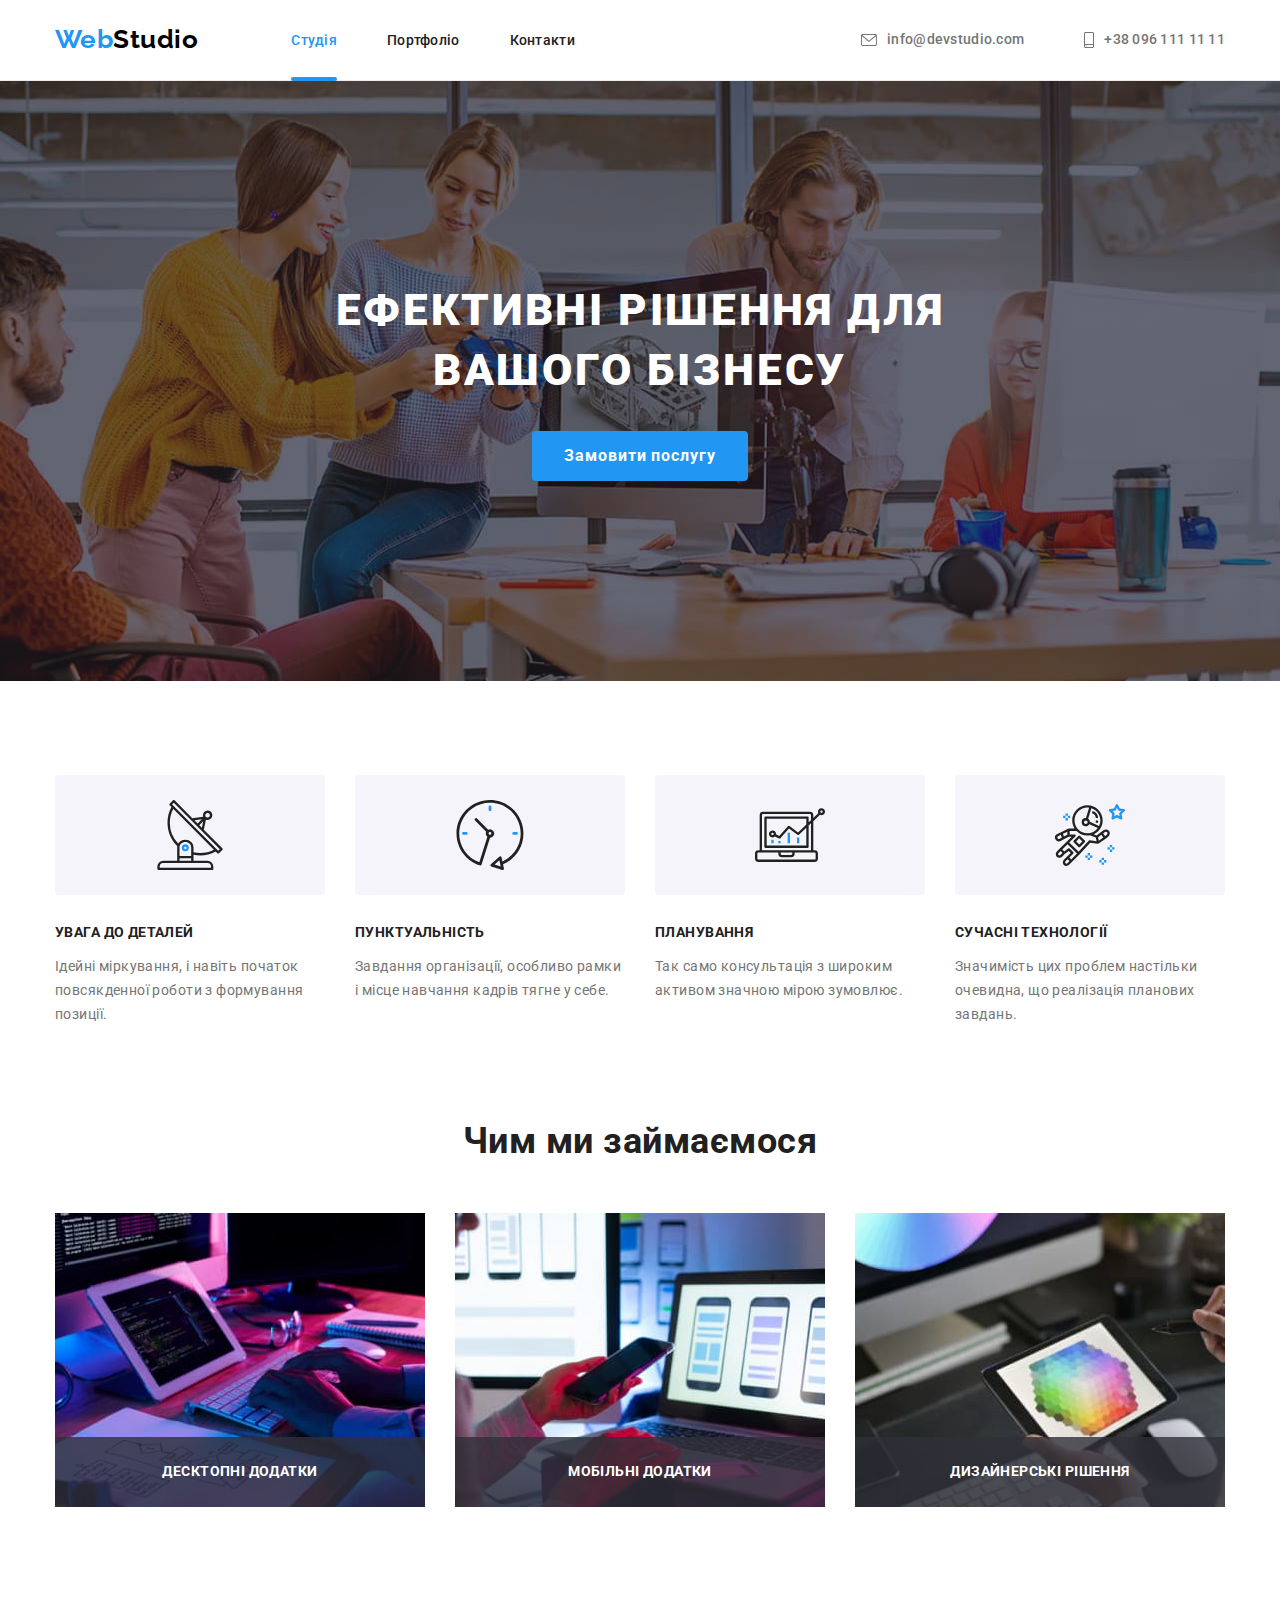
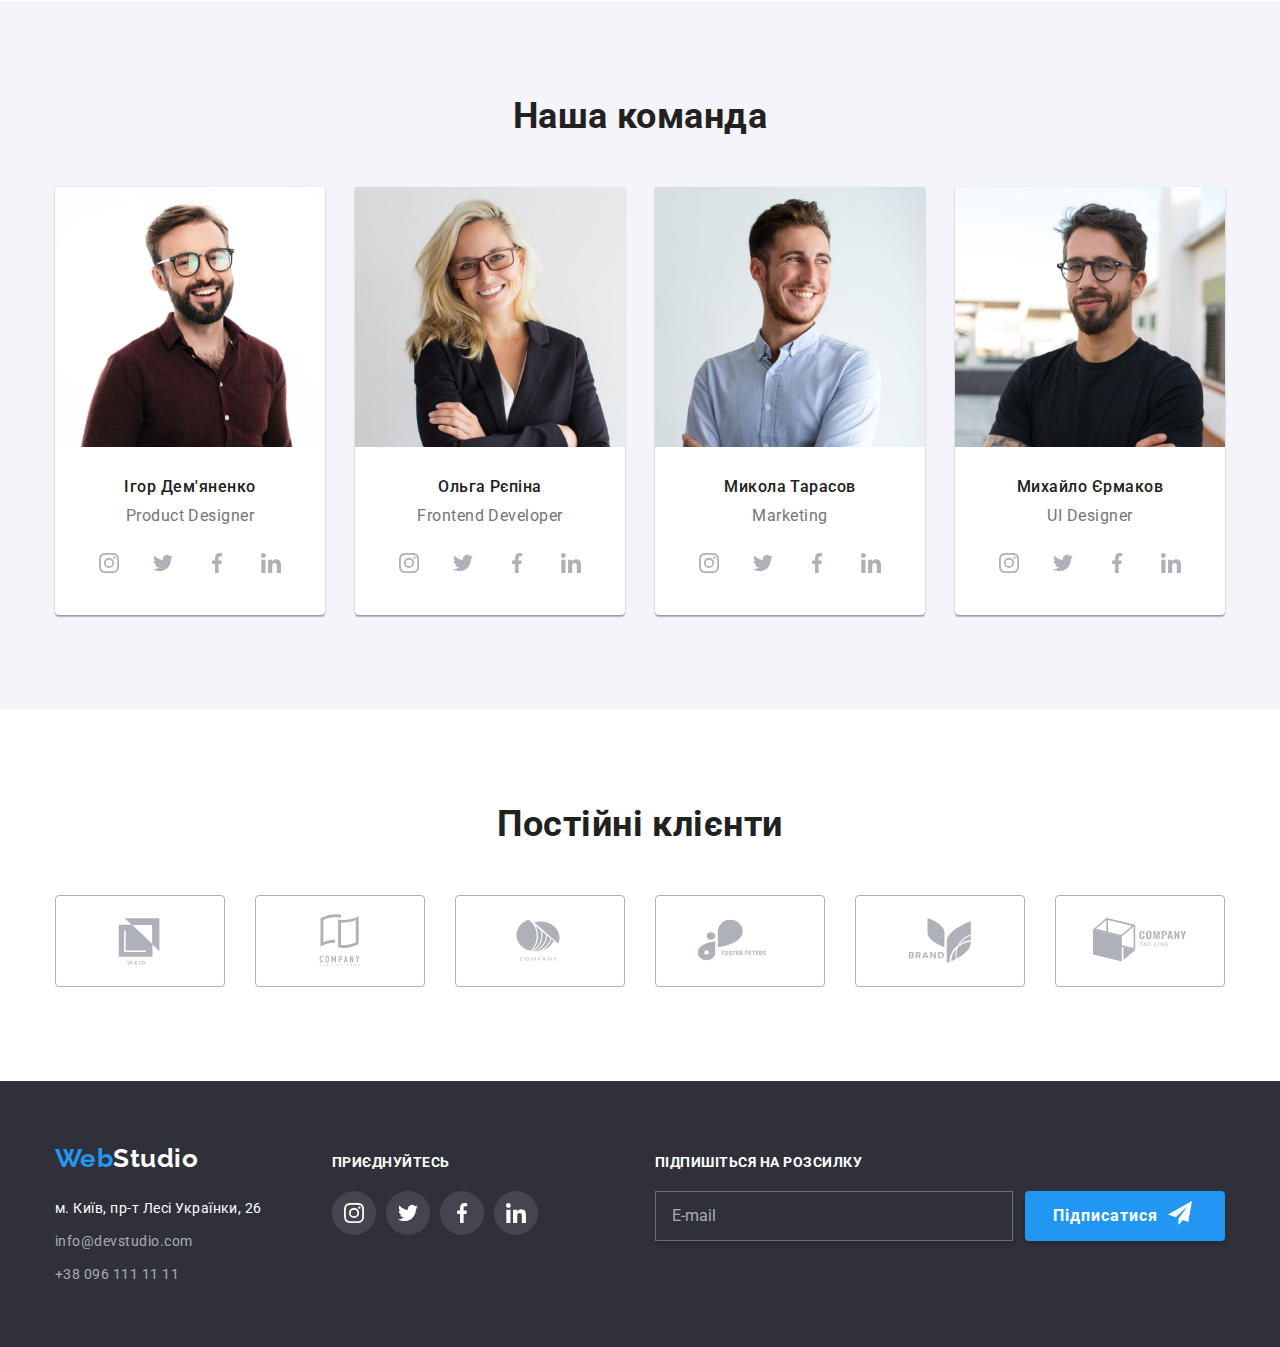
<file: index.html>
<!DOCTYPE html>
<html lang="uk">
  <head>
    <meta charset="UTF-8" />
    <meta http-equiv="X-UA-Compatible" content="IE=edge" />
    <meta name="viewport" content="width=device-width, initial-scale=1.0" />
    <title>Web Studio</title>
    <link rel="preconnect" href="https://fonts.googleapis.com" />
    <link rel="preconnect" href="https://fonts.gstatic.com" crossorigin />
    <link
      href="https://fonts.googleapis.com/css2?family=Raleway:wght@400;700&family=Roboto:wght@400;500;700;900&display=swap"
      rel="stylesheet"
    />
    <link
      rel="stylesheet"
      href="https://cdnjs.cloudflare.com/ajax/libs/modern-normalize/1.1.0/modern-normalize.min.css"
    />
    
    <link rel="stylesheet" href="./css/main.min.css" />
  </head>

  <body class="page">
    <!--Шапка сайту-->
    <header class="header">
      <div class="container header-nav">
        <nav class="navigation header__navigation">
          <!--Навігація на інші сторінки-->
          <a href="index.html" class="logo" lang="en">
            <span class="web">Web</span>Studio</a
          >

          <ul class="menu">
            <li class="menu__item"><a class="menu__link current" href="">Студія</a></li>
            <li class="menu__item">
              <a class="menu__link" href="./portfolio.html">Портфоліо</a>
            </li>
            <li class="menu__item"><a class="menu__link" href="">Контакти</a></li>
          </ul>
        </nav>
        <ul class="menu-auth">
          <li class="menu-auth__item">
            <a class="menu-auth__link" href="mailto:info@devstudio.com">
              <svg class="menu-auth__cont" width="16" height="12">
                <use href="./images/icons1.svg#icon-envelope-hover"></use></svg
              >info@devstudio.com</a
            >
          </li>
          <li class="menu-auth__item">
            <a class="menu-auth__link" href="tel:+380961111111">
              <svg class="menu-auth__cont" width="10" height="16">
                <use href="./images/icons1.svg#icon-smartphone"></use></svg
              >+38 096 111 11 11</a
            >
          </li>
        </ul>
        <button type="button" class="menu-open" data-menu-open>
        <svg class="menu-open__cont" width="24" height="16">
          <use href="./images/icons1.svg#icon-menu_24px"></use>
        </svg>
        </button>
      </div>
      
      <div class="mob-menu is-hidden" data-menu>
       <div class="container mob"> 
        <div class="mob-menu-top">
        <button type="button" class="mob-menu__btn" data-menu-close>
          <svg class="mob-menu__cont" width="18.67" height="18.67">
            <use href="./images/icons1.svg#icon-close_24px"></use>
          </svg>
        </button>
        <ul class="menu-list">
            <li class="menu-list__item"><a class="menu-list__link current" href="">Студія</a></li>
            <li class="menu-list__item">
              <a class="menu-list__link" href="./portfolio.html">Портфоліо</a>
            </li>
            <li class="menu-list__item"><a class="menu-list__link" href="">Контакти</a></li>
          </ul>
        </div>
        <div class="mob-menu-bottom">
        <ul class="mob-auth">
          <li class="mob-auth__item"><a class="mob-auth__link" href="tel:+380961111111">
            +38 096 111 11 11</a
            >
          </li>
          <li class="mob-auth__item">
            <a class="mob-auth-mail__link" href="mailto:info@devstudio.com">
              info@devstudio.com</a
            >
          </li>
        </ul>
        <ul class="mob-soc">
          <li class="mob-soc__item">
            <a class="mob-soc__link" 
            href=""
            target="blank"
            rel="noopener noreferrer"
            >Instagram</a>
          </li>
          <li class="mob-soc__item">
            <a class="mob-soc__link" 
            href=""
            target="blank"
            rel="noopener noreferrer"
            >Twitter</a>
          </li>
          <li class="mob-soc__item">
            <a class="mob-soc__link" 
            href=""
            target="blank"
            rel="noopener noreferrer"
            >Facebook</a>
          </li>
          <li class="mob-soc__item">
            <a class="mob-soc__link" 
            href=""
            target="blank"
            rel="noopener noreferrer"
            >LinkedIn</a>
          </li>
        </ul>
        </div>
        </div>
      </div>
    </header> 

    <main>
      <!--Герой-->
      <section class="section hero">
        <div class="container">
          <h1 class="hero__title">Ефективні рішення для вашого бізнесу</h1>
          <button type="button" class="button" data-modal-open>
            Замовити послугу
          </button>
          <div class="backdrop is-hidden" data-modal>
            <div class="modal">
              <button class="modal__btn-close" data-modal-close>
                <svg class="modal__icon-close" width="11" height="11">
                  <use href="./images/icons1.svg#icon-Vector"></use>
                </svg>
              </button>
              <p class="modal__title">Залиште свої дані, ми вам передзвонимо</p>
              <form class="modal__form">
              
              <label for="name" class="modal__label">Ім'я</label>
              <div class="modal__field"">
              <input type="text" name="name" id="name" class="modal__input" required/>
              <svg class="modal__icon" width="18" height="18">
                <use href="./images/icons1.svg#icon-person-black-18dp-1"></use>
              </svg>
              </div> 
              
              <label class="modal__label" for="tel">Телефон</label>
              <div class="modal__field">
              <input type="tel" name="tel" id="tel" class="modal__input" placeholder="" required/>
              <svg class="modal__icon" width="18" height="18">
                <use href="./images/icons1.svg#icon-phone-black-18dp-1"></use>
              </svg>
              </div>
                            
              <label class="modal__label" for="email">Пошта</label>
              <div class="modal__field">
              <input type="email" name="email" id="email" class="modal__input" placeholder="" required/>
              <svg class="modal__icon" width="18" height="18">
                <use href="./images/icons1.svg#icon-email-black-18dp-1"></use>
              </svg>
              </div>
              
              <div class="modal__field">
              <label for="comment" class="modal__label">Коментар</label>
              <textarea name="comment" class="modal__textarea" id="comment" placeholder="Введіть текст"></textarea>
              </div>
              
              <div class="modal__checkbox">
                <input type="checkbox" name="policy" value="" id="policy" class="modal__checkbox-input"/>
                <label class="modal__checkbox-label" for="policy" >
                  <span>
                  <svg class="modal__checkbox-icon" width="16" height="15">
                    <use href="./images/icons1.svg#icon-check-3"></use>
                  </svg>
                  </span> 
                  <div class="modal__checkbox-text">
                  Погоджуюся з розсилкою та приймаю &nbsp;                  
                  <a class="modal__checkbox-label-dec" href="#">Умови договору</a>
                  </div>
                </label>
              </div>
              <button class="button send" type="submit">Відправити</button>
              </form>
            </div>
          </div>
        </div>
      </section>

      <!--Переваги-->

      <section class="section privilege">
        <div class="container">
          <h2 class="visually-hidden">Наші переваги</h2>
          <ul class="privilege__list">
            <li class="privilege__item">
              <div class="privilege__icon">
                <svg class="privilege__svg" width="70" height="70">
                  <use href="./images/icons1.svg#icon-antenna"></use>
                </svg>
              </div>
              <h3 class="privilege__title">УВАГА ДО ДЕТАЛЕЙ</h3>
              <p class="privilege__text">
                Ідейні міркування, і навіть початок повсякденної роботи з
                формування позиції.
              </p>
            </li>
            <li class="privilege__item">
              <div class="privilege__icon">
                <svg class="privilege__svg" width="70" height="70">
                  <use href="./images/icons1.svg#icon-clock"></use>
                </svg>
              </div>
              <h3 class="privilege__title">ПУНКТУАЛЬНІСТЬ</h3>
              <p class="privilege__text">
                Завдання організації, особливо рамки і місце навчання кадрів
                тягне у себе.
              </p>
            </li>
            <li class="privilege__item">
              <div class="privilege__icon">
                <svg class="privilege__svg" width="70" height="70">
                  <use href="./images/icons1.svg#icon-diagram"></use>
                </svg>
              </div>
              <h3 class="privilege__title">ПЛАНУВАННЯ</h3>
              <p class="privilege__text">
                Так само консультація з широким активом значною мірою зумовлює.
              </p>
            </li>
            <li class="privilege__item">
              <div class="privilege__icon">
                <svg class="privilege__svg" width="70" height="70">
                  <use href="./images/icons1.svg#icon-astronaut"></use>
                </svg>
              </div>
              <h3 class="privilege__title">СУЧАСНІ ТЕХНОЛОГІЇ</h3>
              <p class="privilege__text">
                Значимість цих проблем настільки очевидна, що реалізація
                планових завдань.
              </p>
            </li>
          </ul>
        </div>
      </section>

      <!--Чим займаємось-->
      <section class="section description">
        <div class="container">
          <h2 class="section-title">Чим ми займаємося</h2>
          <ul class="description__box">
            <li class="description__element">
              <div class="description__pic">
                <img
                  srcset="./images/box1.jpg 1x, ./images/box1_2x.jpg 2x"
                  src="./images/box1.jpg"
                  alt="Людина працює на клавіатурі"
                  width="370"
                  height="294"
                />
                <p class="description__text">Десктопні додатки</p>
              </div>
            </li>
            <li class="description__element">
              <div class="description__pic">
                <img
                  srcset="./images/box2.jpg 1x, ./images/box2_2x.jpg 2x"
                  src="./images/box2.jpg"
                  alt="Людина тестує додаток для мобільного толефону"
                  width="370"
                  height="294"
                />
                <p class="description__text">Мобільні додатки</p>
              </div>
            </li>
            <li class="description__element">
              <div class="description__pic">
                <img
                  srcset="./images/box3.jpg 1x, ./images/box3_2x.jpg 2x"
                  src="./images/box3.jpg"
                  alt="Людина працює на планшеті"
                  width="370"
                  height="294"
                />
                <p class="description__text">Дизайнерські рішення</p>
              </div>
            </li>
          </ul>
        </div>
      </section>

      <!--Наша команда-->

      <section class="section workers">
        <div class="container">
          <h2 class="section-title">Наша команда</h2>
          <ul class="workers__box">
            <li class="workers__photo">
              <picture>
                <source srcset="./images/photo1.jpg 1x, ./images/photo1_2x.jpg 2x" media="(min-width: 1200px)">
                <source srcset="./images/photo1_tab_1x.jpg 1x, ./images/photo1_tab_2x.jpg 2x" media="(min-width: 768px)">
                <source srcset="./images/photo1_mob_1x.jpg 1x, ./images/photo1_mob_2x.jpg 2x" media="(max-width: 767px)">
              <img
              srcset="./images/photo1_mob_1x.jpg 1x, ./images/photo1_mob_2x.jpg 2x"
                src="./images/photo1_mob_1x.jpg"
                alt="Чоловік в окулярах посміхається"
                width="450"
                
              />
              </picture>
              <div class="workers__desk">
                <h3 class="workers__title">Ігор Дем'яненко</h3>
                <p class="workers__text" lang="en">Product Designer</p>
                <ul class="workers__soc-list">
                  <li class="workers__soc-item">
                    <a class="workers__soc-link" href="#">
                      <svg class="workers__item-link" width="20" height="20">
                        <use href="./images/icons1.svg#icon-instagram"></use>
                      </svg>
                    </a>
                  </li>
                  <li class="workers__soc-item">
                    <a class="workers__soc-link" href="">
                      <svg class="workers__item-link" width="20" height="20">
                        <use href="./images/icons1.svg#icon-twitter"></use>
                      </svg>
                    </a>
                  </li>
                  <li class="workers__soc-item">
                    <a class="workers__soc-link" href="">
                      <svg class="workers__item-link" width="20" height="20">
                        <use href="./images/icons1.svg#icon-facebook"></use>
                      </svg>
                    </a>
                  </li>
                  <li class="workers__soc-item">
                    <a class="workers__soc-link" href="">
                      <svg class="workers__item-link" width="20" height="20">
                        <use href="./images/icons1.svg#icon-linkedin"></use>
                      </svg>
                    </a>
                  </li>
                </ul>
              </div>
            </li>
            <li class="workers__photo">
              <picture>
                <source srcset="./images/photo2.jpg 1x, ./images/photo2_2x.jpg 2x" media="(min-width: 1200px)">
                <source srcset="./images/photo2_tab_1x.jpg 1x, ./images/photo2_tab_2x.jpg 2x" media="(min-width: 768px)">
                <source srcset="./images/photo2_mob_1x.jpg 1x, ./images/photo2_mob_2x.jpg 2x" media="(max-width: 767px)">
              <img
              srcset="./images/photo2_mob_1x.jpg 1x, ./images/photo2_mob_2x.jpg 2x"
                src="./images/photo2_mob_1x.jpg"
                alt="Жінка в окулярах посміхаеться"
                width="450"
                
              />
              </picture>
              <div class="workers__desk">
                <h3 class="workers__title">Ольга Рєпіна</h3>
                <p class="workers__text" lang="en">Frontend Developer</p>
                <ul class="workers__soc-list">
                  <li class="workers__soc-item">
                    <a class="workers__soc-link" href="#">
                      <svg class="workers__item-link" width="20" height="20">
                        <use href="./images/icons1.svg#icon-instagram"></use>
                      </svg>
                    </a>
                  </li>
                  <li class="workers__soc-item">
                    <a class="workers__soc-link" href="">
                      <svg class="workers__item-link" width="20" height="20">
                        <use href="./images/icons1.svg#icon-twitter"></use>
                      </svg>
                    </a>
                  </li>
                  <li class="workers__soc-item">
                    <a class="workers__soc-link" href="">
                      <svg class="workers__item-link" width="20" height="20">
                        <use href="./images/icons1.svg#icon-facebook"></use>
                      </svg>
                    </a>
                  </li>
                  <li class="workers__soc-item">
                    <a class="workers__soc-link" href="">
                      <svg class="workers__item-link" width="20" height="20">
                        <use href="./images/icons1.svg#icon-linkedin"></use>
                      </svg>
                    </a>
                  </li>
                </ul>
              </div>
            </li>

            <li class="workers__photo">
              <picture>
                <source srcset="./images/photo3.jpg 1x, ./images/photo3_2x.jpg 2x" media="(min-width: 1200px)">
                <source srcset="./images/photo3_tab_1x.jpg 1x, ./images/photo3_tab_2x.jpg 2x" media="(min-width: 768px)">
                <source srcset="./images/photo3_mob_1x.jpg 1x, ./images/photo3_mob_2x.jpg 2x" media="(max-width: 767px)">              
              <img
              srcset="./images/photo3_mob_1x.jpg.jpg 1x, ./images/photo3_mob_2x.jpg 2x"
                src="./images/photo3_mob_1x.jpg"
                alt="Чоловік посміхається"
                width="450"
                
              />
              </picture>
              <div class="workers__desk">
                <h3 class="workers__title">Микола Тарасов</h3>
                <p class="workers__text" lang="en">Marketing</p>
                <ul class="workers__soc-list">
                  <li class="workers__soc-item">
                    <a class="workers__soc-link" href="#">
                      <svg class="workers__item-link" width="20" height="20">
                        <use href="./images/icons1.svg#icon-instagram"></use>
                      </svg>
                    </a>
                  </li>
                  <li class="workers__soc-item">
                    <a class="workers__soc-link" href="">
                      <svg class="workers__item-link" width="20" height="20">
                        <use href="./images/icons1.svg#icon-twitter"></use>
                      </svg>
                    </a>
                  </li>
                  <li class="workers__soc-item">
                    <a class="workers__soc-link" href="">
                      <svg class="workers__item-link" width="20" height="20">
                        <use href="./images/icons1.svg#icon-facebook"></use>
                      </svg>
                    </a>
                  </li>
                  <li class="workers__soc-item">
                    <a class="workers__soc-link" href="">
                      <svg class="workers__item-link" width="20" height="20">
                        <use href="./images/icons1.svg#icon-linkedin"></use>
                      </svg>
                    </a>
                  </li>
                </ul>
              </div>
            </li>
            <li class="workers__photo">
              <picture>
                <source srcset="./images/photo4.jpg 1x, ./images/photo4_2x.jpg 2x" media="(min-width: 1200px)">
                <source srcset="./images/photo4_tab_1x.jpg 1x, ./images/photo4_tab_2x.jpg 2x" media="(min-width: 768px)">
                <source srcset="./images/photo4_mob_1x.jpg 1x, ./images/photo4_mob_2x.jpg 2x" media="(max-width: 767px)">
              <img
              srcset="./images/photo4_mob_1x.jpg 1x, ./images/photo4_mob_2x.jpg 2x"
                src="./images/photo4_mob_1x.jpg"
                alt="Чоловік в окулярах посміхається"
                width="450"
               
              />
              </picture>
              <div class="workers__desk">
                <h3 class="workers__title">Михайло Єрмаков</h3>
                <p class="workers__text" lang="en">UI Designer</p>
                <ul class="workers__soc-list">
                  <li class="workers__soc-item">
                    <a class="workers__soc-link" href="#">
                      <svg class="workers__item-link" width="20" height="20">
                        <use href="./images/icons1.svg#icon-instagram"></use>
                      </svg>
                    </a>
                  </li>
                  <li class="workers__soc-item">
                    <a class="workers__soc-link" href="">
                      <svg class="workers__item-link" width="20" height="20">
                        <use href="./images/icons1.svg#icon-twitter"></use>
                      </svg>
                    </a>
                  </li>
                  <li class="workers__soc-item">
                    <a class="workers__soc-link" href="">
                      <svg class="workers__item-link" width="20" height="20">
                        <use href="./images/icons1.svg#icon-facebook"></use>
                      </svg>
                    </a>
                  </li>
                  <li class="workers__soc-item">
                    <a class="workers__soc-link" href="">
                      <svg class="workers__item-link" width="20" height="20">
                        <use href="./images/icons1.svg#icon-linkedin"></use>
                      </svg>
                    </a>
                  </li>
                </ul>
              </div>
            </li>
          </ul>
        </div>
      </section> 
      <!-- Постійні клієнти -->
      <section class="section">
        <div class="container clients">
          <h2 class="section-title">Постійні клієнти</h2>
          <ul class="clients__box">
            <li class="clients__list">
              <a class="clients__link" href="#">
                <svg class="clients__item" width="106" height="60">
                  <use href="./images/icons1.svg#icon-Logo"></use>
                </svg>
              </a>
            </li>
            <li class="clients__list">
              <a class="clients__link" href="#">
                <svg class="clients__item" width="106" height="60">
                  <use href="./images/icons1.svg#icon-Logo-1"></use>
                </svg>
              </a>
            </li>
            <li class="clients__list">
              <a class="clients__link" href="#">
                <svg class="clients__item" width="106" height="60">
                  <use href="./images/icons1.svg#icon-Logo-2"></use>
                </svg>
              </a>
            </li>
            <li class="clients__list">
              <a class="clients__link" href="#">
                <svg class="clients__item" width="106" height="60">
                  <use href="./images/icons1.svg#icon-Logo-3"></use>
                </svg>
              </a>
            </li>
            <li class="clients__list">
              <a class="clients__link" href="#">
                <svg class="clients__item" width="106" height="60">
                  <use href="./images/icons1.svg#icon-Logo-4"></use>
                </svg>
              </a>
            </li>
            <li class="clients__list">
              <a class="clients__link" href="#">
                <svg class="clients__item" width="106" height="60">
                  <use href="./images/icons1.svg#icon-Logo-5"></use>
                </svg>
              </a>
            </li>
          </ul>
        </div>
      </section>
    </main>

    <!--Підвал сторінки-->
    <footer class="footers">
      <div class="container footer">
        <div class="footer__box">
          <p class="footer__logo">
            <a href="index.html" class="logo" lang="en"
              ><span class="web">Web</span><span class="studio">Studio</span></a
            >
          </p>
          <address class="footer__address">
            <ul class="footer__contact">
              <li class="footer__contact-item">
                <p class="footer__contact-desc">м. Київ, пр-т Лесі Українки, 26</p>
              </li>
              <li class="footer__contact-item">
                <a class="footer__contact-link" href="mailto:info@devstudio.com"
                  >info@devstudio.com</a
                >
              </li>
              <li class="footer__contact-item">
                <a class="footer__contact-link" href="tel:+380961111111">+38 096 111 11 11</a>
              </li>
            </ul>
          </address>
        </div>
        <div class="footer__social">
          <span class="footer__title">ПРИЄДНУЙТЕСЬ</span>
          <ul class="footer__soc-list">
            <li class="footer__soc-item">
              <a class="footer__soc-link" href="#">
                <svg class="footer__item-link" width="20" height="20">
                  <use href="./images/icons1.svg#icon-instagram"></use>
                </svg>
              </a>
            </li>
            <li class="footer__soc-item">
              <a class="footer__soc-link" href="#">
                <svg class="footer__item-link" width="20" height="20">
                  <use href="./images/icons1.svg#icon-twitter"></use>
                </svg>
              </a>
            </li>
            <li class="footer__soc-item">
              <a class="footer__soc-link" href="#">
                <svg class="footer__item-link" width="20" height="20">
                  <use href="./images/icons1.svg#icon-facebook"></use>
                </svg>
              </a>
            </li>
            <li class="footer__soc-item">
              <a class="footer__soc-link" href="#">
                <svg class="footer__item-link" width="20" height="20">
                  <use href="./images/icons1.svg#icon-linkedin"></use>
                </svg>
              </a>
            </li>            
          </ul>
        </div>
        <div class="footer__sign">
          <span class="footer__title">Підпишіться на розсилку</span>
          <form>
            <div class="footer__form">
            <input type="mail" name="mail" class="footer__form-input" placeholder="E-mail"/>
            <button class="button-sign" type="submit" >Підписатися
              <svg class="footer__form-icon" width="24" height="24">
                <use href="./images/icons1.svg#icon-icon-send"></use>
              </svg>
            </button>
            </div>
          </form>          
        </div>
      </div>
    </footer>
    <script src="./js/menu.js"></script>
    <script src="./js/modal.js"></script>
  </body>
</html>
</file>
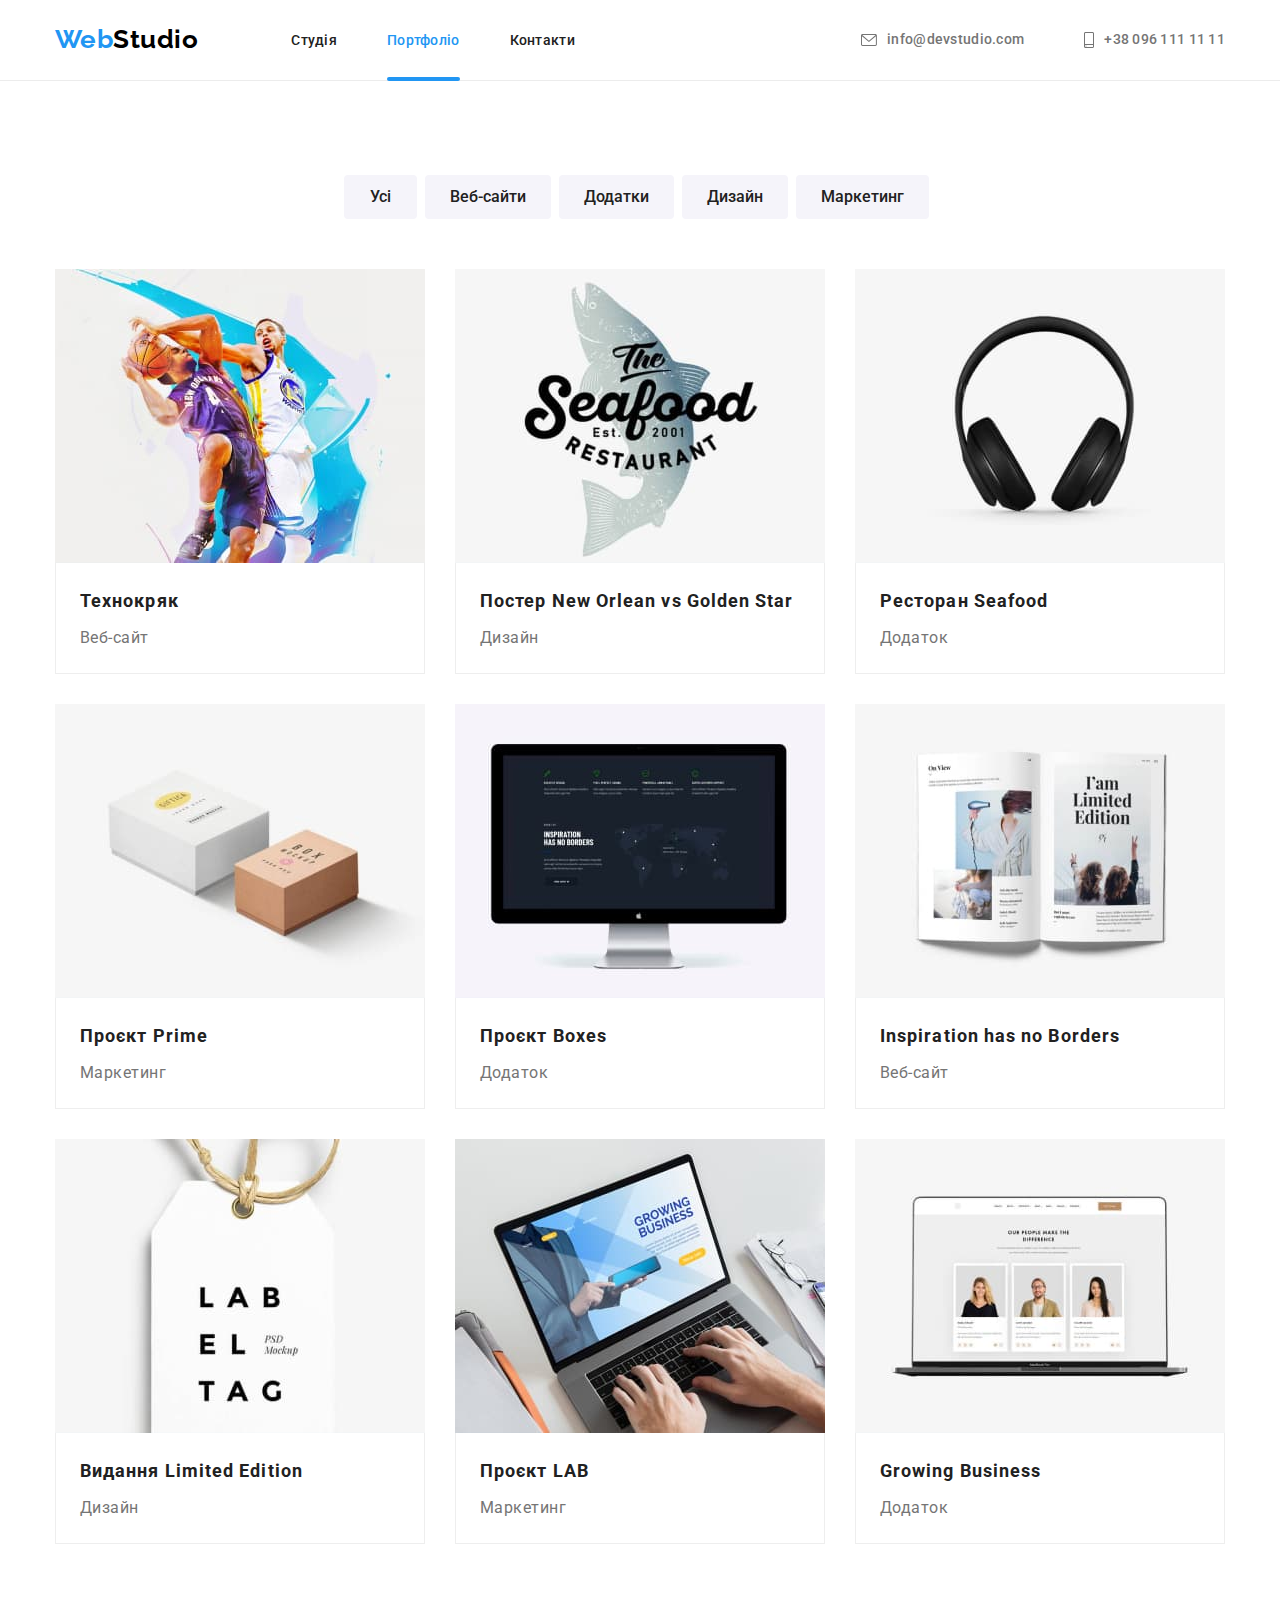
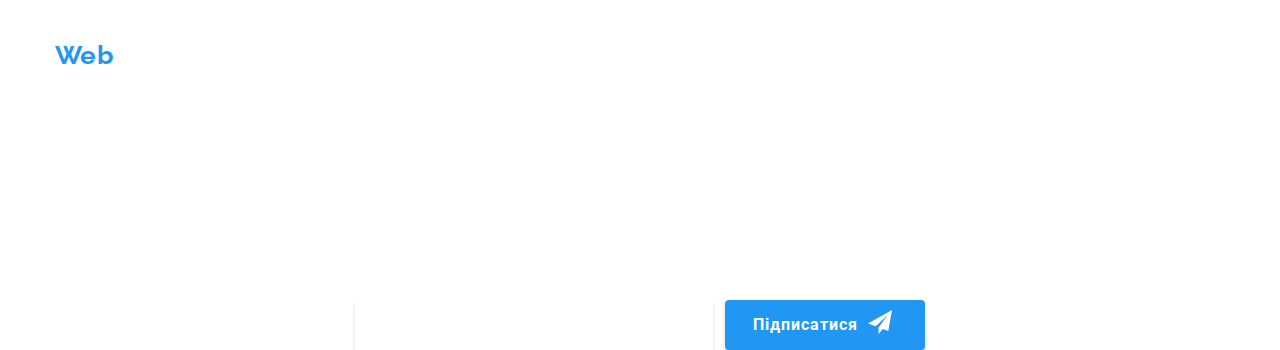
<file: portfolio.html>
<!DOCTYPE html>
<html lang="uk">
  <head>
    <meta charset="UTF-8" />
    <meta http-equiv="X-UA-Compatible" content="IE=edge" />
    <meta name="viewport" content="width=device-width, initial-scale=1.0" />
    <title>portfolio</title>
    <link rel="preconnect" href="https://fonts.googleapis.com" />
    <link rel="preconnect" href="https://fonts.gstatic.com" crossorigin />
    <link
      href="https://fonts.googleapis.com/css2?family=Raleway:wght@400;700&family=Roboto:wght@400;500;700;900&display=swap"
      rel="stylesheet"
    />
    <link
      rel="stylesheet"
      href="https://cdnjs.cloudflare.com/ajax/libs/modern-normalize/1.1.0/modern-normalize.min.css"
    />
    
    <link rel="stylesheet" href="./css/main.min.css" />
  </head>
  <body class="page">
    <!--Шапка сайту-->
    <header class="header">
      <div class="container header-nav">
        <nav class="navigation header__navigation">
          <!--Навігація на інші сторінки-->
          <a href="index.html" class="logo" lang="en">
            <span class="web">Web</span>Studio</a
          >

          <ul class="menu">
            <li class="menu__item"><a class="menu__link" href="./index.html">Студія</a></li>
            <li class="menu__item">
              <a class="menu__link current" href="./portfolio.html">Портфоліо</a>
            </li>
            <li class="menu__item"><a class="menu__link" href="">Контакти</a></li>
          </ul>
        </nav>
        <ul class="menu-auth">
          <li class="menu-auth__item">
            <a class="menu-auth__link" href="mailto:info@devstudio.com">
              <svg class="menu-auth__cont" width="16" height="12">
                <use href="./images/icons1.svg#icon-envelope-hover"></use></svg
              >info@devstudio.com</a
            >
          </li>
          <li class="menu-auth__item">
            <a class="menu-auth__link" href="tel:+380961111111">
              <svg class="menu-auth__cont" width="10" height="16">
                <use href="./images/icons1.svg#icon-smartphone"></use></svg
              >+38 096 111 11 11</a
            >
          </li>
        </ul>
      </div>
    </header>

    <main>
      <!--Герой-->
      <section class="section">
        <div class="container main-button">
          <h1 class="visually-hidden">Портфоліо</h1>
          <ul class="buttons">
            <li class="buttons__element">
              <button class="buttons__secondary" type="button">Усі</button>
            </li>
            <li class="buttons__element">
              <button class="buttons__secondary" type="button">Веб-сайти</button>
            </li>
            <li class="buttons__element">
              <button class="buttons__secondary" type="button">Додатки</button>
            </li>
            <li class="buttons__element">
              <button class="buttons__secondary" type="button">Дизайн</button>
            </li>
            <li class="buttons__element">
              <button class="buttons__secondary" type="button">Маркетинг</button>
            </li>
          </ul>
          <ul class="features">
            <li class="features__flex-element">
              <a class="feature__element">
                <div class="feature__overlay">
                  <img
                    src="./images/box4.jpg"
                    alt="Ноутбук із зображенням сайту"
                    width="370"
                    height="294"
                  />
                  <p class="feature__move-text">
                    Ресурс пропонує комплексні пропозиції з різним рівнем
                    функціоналу та сервісів. Все це дозволить відвідувачу
                    отримати вичерпні відомості про компанію чи приватну особу.
                  </p>
                </div>
                <div class="feature__content">
                  <h2 class="feature__subject">Технокряк</h2>
                  <p class="feature">Веб-сайт</p>
                </div>
              </a>
            </li>
            <li class="features__flex-element">
              <a class="feature__element">
                <div class="feature__overlay">
                  <img
                    src="./images/box5.jpg"
                    alt="Два баскетболісти з м'ячем"
                    width="370"
                    height="294"
                  />
                  <p class="feature__move-text">
                    Ресурс пропонує комплексні пропозиції з різним рівнем
                    функціоналу та сервісів. Все це дозволить відвідувачу
                    отримати вичерпні відомості про компанію чи приватну особу.
                  </p>
                </div>
                <div class="feature__content">
                  <h2 class="feature__subject">
                    Постер New Orlean vs Golden Star
                  </h2>
                  <p class="feature">Дизайн</p>
                </div>
              </a>
            </li>
            <li class="features__flex-element">
              <a class="feature__element">
                <div class="feature__overlay">
                  <img
                    src="./images/box6.jpg"
                    alt="Логотип ресторану морепродуктів"
                    width="370"
                    height="294"
                  />
                  <p class="feature__move-text">
                    Ресурс пропонує комплексні пропозиції з різним рівнем
                    функціоналу та сервісів. Все це дозволить відвідувачу
                    отримати вичерпні відомості про компанію чи приватну особу.
                  </p>
                </div>
                <div class="feature__content">
                  <h2 class="feature__subject">Ресторан Seafood</h2>
                  <p class="feature">Додаток</p>
                </div>
              </a>
            </li>
            <li class="features__flex-element">
              <a class="feature__element">
                <div class="feature__overlay">
                  <img
                    src="./images/box7.jpg"
                    alt="Чорні навушники"
                    width="370"
                    height="294"
                  />
                  <p class="feature__move-text">
                    Ресурс пропонує комплексні пропозиції з різним рівнем
                    функціоналу та сервісів. Все це дозволить відвідувачу
                    отримати вичерпні відомості про компанію чи приватну особу.
                  </p>
                </div>
                <div class="feature__content">
                  <h2 class="feature__subject">Проєкт Prime</h2>
                  <p class="feature">Маркетинг</p>
                </div>
              </a>
            </li>
            <li class="features__flex-element">
              <a class="feature__element">
                <div class="feature__overlay">
                  <img
                    src="./images/box8.jpg"
                    alt="Дві коробки"
                    width="370"
                    height="294"
                  />
                  <p class="feature__move-text">
                    Ресурс пропонує комплексні пропозиції з різним рівнем
                    функціоналу та сервісів. Все це дозволить відвідувачу
                    отримати вичерпні відомості про компанію чи приватну особу.
                  </p>
                </div>
                <div class="feature__content">
                  <h2 class="feature__subject">Проєкт Boxes</h2>
                  <p class="feature">Додаток</p>
                </div>
              </a>
            </li>
            <li class="features__flex-element">
              <a class="feature__element">
                <div class="feature__overlay">
                  <img
                    src="./images/box9.jpg"
                    alt="Монітор із зображенням веб-сайту"
                    width="370"
                    height="294"
                  />
                  <p class="feature__move-text">
                    Ресурс пропонує комплексні пропозиції з різним рівнем
                    функціоналу та сервісів. Все це дозволить відвідувачу
                    отримати вичерпні відомості про компанію чи приватну особу.
                  </p>
                </div>
                <div class="feature__content">
                  <h2 class="feature__subject">Inspiration has no Borders</h2>
                  <p class="feature">Веб-сайт</p>
                </div>
              </a>
            </li>
            <li class="features__flex-element">
              <a class="feature__element">
                <div class="feature__overlay">
                  <img
                    src="./images/box10.jpg"
                    alt="Буклет видавництва"
                    width="370"
                    height="294"
                  />
                  <p class="feature__move-text">
                    Ресурс пропонує комплексні пропозиції з різним рівнем
                    функціоналу та сервісів. Все це дозволить відвідувачу
                    отримати вичерпні відомості про компанію чи приватну особу.
                  </p>
                </div>
                <div class="feature__content">
                  <h2 class="feature__subject">Видання Limited Edition</h2>
                  <p class="feature">Дизайн</p>
                </div>
              </a>
            </li>
            <li class="features__flex-element">
              <a class="feature__element">
                <div class="feature__overlay">
                  <img
                    src="./images/box11.jpg"
                    alt="Бирка"
                    width="370"
                    height="294"
                  />
                  <p class="feature__move-text">
                    Ресурс пропонує комплексні пропозиції з різним рівнем
                    функціоналу та сервісів. Все це дозволить відвідувачу
                    отримати вичерпні відомості про компанію чи приватну особу.
                  </p>
                </div>
                <div class="feature__content">
                  <h2 class="feature__subject">Проєкт LAB</h2>
                  <p class="feature">Маркетинг</p>
                </div>
              </a>
            </li>
            <li class="features__flex-element">
              <a class="feature__element">
                <div class="feature__overlay">
                  <img
                    src="./images/box12.jpg"
                    alt="Людина працює на ноутбуці"
                    width="370"
                    height="294"
                  />
                  <p class="feature__move-text">
                    Ресурс пропонує комплексні пропозиції з різним рівнем
                    функціоналу та сервісів. Все це дозволить відвідувачу
                    отримати вичерпні відомості про компанію чи приватну особу.
                  </p>
                </div>
                <div class="feature__content">
                  <h2 class="feature__subject">Growing Business</h2>
                  <p class="feature">Додаток</p>
                </div>
              </a>
            </li>
          </ul>
        </div>
      </section>
    </main>
    <!--Підвал сторінки-->
    <footer class="footer">
      <div class="container">
        <div class="footer__box">
          <p class="footer__logo">
            <a href="index.html" class="logo" lang="en"
              ><span class="web">Web</span><span class="studio">Studio</span></a
            >
          </p>
          <address class="footer__address">
            <ul class="footer__contact">
              <li class="footer__contact-item">
                <p class="footer__contact-desc">м. Київ, пр-т Лесі Українки, 26</p>
              </li>
              <li class="footer__contact-item">
                <a class="footer__contact-link" href="mailto:info@devstudio.com"
                  >info@devstudio.com</a
                >
              </li>
              <li class="footer__contact-item">
                <a class="footer__contact-link" href="tel:+380961111111">+38 096 111 11 11</a>
              </li>
            </ul>
          </address>
        </div>
        <div class="footer__social">
          <span class="footer__title">ПРИЄДНУЙТЕСЬ</span>
          <ul class="footer__soc-list">
            <li class="footer__soc-item">
              <a class="footer__soc-link" href="#">
                <svg class="footer__item-link" width="20" height="20">
                  <use href="./images/icons1.svg#icon-instagram"></use>
                </svg>
              </a>
            </li>
            <li class="footer__soc-item">
              <a class="footer__soc-link" href="#">
                <svg class="footer__item-link" width="20" height="20">
                  <use href="./images/icons1.svg#icon-twitter"></use>
                </svg>
              </a>
            </li>
            <li class="footer__soc-item">
              <a class="footer__soc-link" href="#">
                <svg class="footer__item-link" width="20" height="20">
                  <use href="./images/icons1.svg#icon-facebook"></use>
                </svg>
              </a>
            </li>
            <li class="footer__soc-item">
              <a class="footer__soc-link" href="#">
                <svg class="footer__item-link" width="20" height="20">
                  <use href="./images/icons1.svg#icon-linkedin"></use>
                </svg>
              </a>
            </li>            
          </ul>
        </div>
        <div class="footer__sign">
          <span class="footer__title">Підпишіться на розсилку</span>
          <form>
            <div class="footer__form">
            <input type="mail" name="mail" class="footer__form-input" placeholder="E-mail"/>
            <button class="button-sign" type="submit" >Підписатися
              <svg class="footer__form-icon" width="24" height="24">
                <use href="./images/icons1.svg#icon-icon-send"></use>
              </svg>
            </button>
            </div>
          </form>          
        </div>
      </div>
    </footer>
    <script src="./js/modal.js"></script>
  </body>
</html>
</file>
<file: css/main.min.css>
.page{color:var(--primery-text-color);background:var(--primery-bg-color);font-family:"Roboto",sans-serif;letter-spacing:.03em}ul{list-style:none}a{text-decoration:none}img{display:block;max-width:100%;width:100%;height:auto}.section{padding-top:60px;padding-bottom:60px}@media screen and (min-width: 1200px){.section{padding-top:94px;padding-bottom:94px}}.web{color:var(--accent-color)}.logo{color:#000;font-family:"Raleway";font-weight:700;font-size:26px;line-height:1.38}@media screen and (min-width: 320px)and (max-width: 767px){.logo{display:flex;justify-content:center}}.visually-hidden{position:absolute;white-space:nowrap;width:1px;height:1px;overflow:hidden;border:0;padding:0;clip:rect(0 0 0 0);-webkit-clip-path:inset(50%);clip-path:inset(50%);margin:-1px}.no-scroll{overflow:hidden}.button{color:var(--secondary-text-color);background-color:#f5f4fa;font-family:"Roboto",sans-serif}.hero .button{display:inline-block;border-radius:4px;padding:10px 24px;min-width:200px;border:0;color:var(--title-text-color);background-color:var(--accent-color);border-color:var(--accent-color);font-weight:700;font-size:16px;line-height:1.88;letter-spacing:.06em;cursor:pointer;font-family:"Roboto",sans-serif;text-align:center;transition-property:background-color;transition-duration:250ms;transition-timing-function:cubic-bezier(0.4, 0, 0.2, 1)}@media screen and (min-width: 1200px){.hero .button{padding:10px 32px;min-width:216px}}.hero .button:hover,.hero .button:focus{background-color:#188ce8}.buttons__secondary{display:block;margin-right:8px;border-radius:4px;padding:6px 22px;min-width:73px;color:#212121;background-color:#f5f4fa;border:solid rgba(0,0,0,0);font-weight:500;font-size:16px;line-height:1.63;cursor:pointer;font-family:"Roboto",sans-serif;text-align:center;transition-property:color,background-color,box-shadow;transition-duration:250ms;transition-timing-function:cubic-bezier(0.4, 0, 0.2, 1)}.buttons__secondary:hover,.buttons__secondary:focus{color:var(--title-text-color);background-color:var(--accent-color);box-shadow:0px 3px 1px rgba(0,0,0,.1),0px 1px 2px rgba(0,0,0,.08),0px 2px 2px rgba(0,0,0,.12)}.buttons{padding:0;margin:0;display:flex;justify-content:center;margin-bottom:50px}.buttons__element{display:flex}.button-sign{display:flex;flex-wrap:wrap;border-radius:4px;padding:10px 28px;min-width:200px;height:50px;border:none;color:var(--title-text-color);background-color:var(--accent-color);box-shadow:0px 4px 4px rgba(0,0,0,.15);font-weight:700;font-size:16px;line-height:1.88;letter-spacing:.06em;cursor:pointer;font-family:"Roboto",sans-serif;text-align:center;transition-property:background-color;transition-duration:250ms;transition-timing-function:cubic-bezier(0.4, 0, 0.2, 1)}.button-sign:hover,.button-sign:focus{background-color:#188ce8}@media screen and (min-width: 768px)and (max-width: 1199px){.button-sign{display:flex}}.modal__btn-close{position:absolute;display:flex;right:8px;top:8px;padding:0;align-items:center;justify-content:center;width:30px;height:30px;cursor:pointer;border-radius:50%;background:var(--title-text-color);border:1px solid rgba(0,0,0,.1)}.container{width:100%;padding-left:15px;padding-right:15px;margin:0 auto}@media screen and (min-width: 480px){.container{max-width:480px}}@media screen and (min-width: 768px){.container{max-width:768px}}@media screen and (min-width: 1200px){.container{max-width:1200px}}.box{position:absolute;width:100%;height:0px;left:0px;top:80px;border:1px solid #ececec}.section-title{margin-top:0;margin-bottom:30px;color:var(--secondary-text-color);font-weight:700;font-size:28px;line-height:1.18;text-align:center}@media screen and (min-width: 1200px){.section-title{font-size:36px;line-height:1.17;margin-bottom:50px}}.title{margin-top:0;margin-bottom:0}:root{--primery-text-color: #757575;--secondary-text-color: #212121;--title-text-color: #FFFFFF;--accent-color: #2196F3;--primery-bg-color: #FFFFFF;--grad: linear-gradient(rgba(47, 48, 58, 0.4), rgba(47, 48, 58, 0.4))}header{border-bottom:1px solid #ececec}.header-nav{display:flex;align-items:center}.menu{padding:0;display:none;margin-left:93px;margin-top:0;margin-bottom:0}@media screen and (min-width: 768px){.menu{display:flex}}@media screen and (min-width: 1200px){.menu{display:flex}}.header__navigation{display:flex;align-items:center}.menu__item{margin-right:50px}.menu__item:last-child{margin-right:0}.menu__link{display:block;position:relative;padding-bottom:32px;padding-top:32px;color:var(--secondary-text-color);font-weight:500;font-size:14px;line-height:1.14;letter-spacing:.02em;bottom:-1px;transition-property:color;transition-duration:250ms;transition-timing-function:cubic-bezier(0.4, 0, 0.2, 1)}.menu__link:hover,.menu__link:focus{color:var(--accent-color)}.menu__link.current{color:var(--accent-color)}.menu__link.current::after{content:"";position:absolute;bottom:0;left:0;width:100%;height:4px;background:var(--accent-color);border-radius:2px}.menu-auth{display:flex;padding:0;margin:0;margin-left:auto}@media screen and (min-width: 768px){.menu-auth{flex-wrap:wrap;gap:10px}}.menu-auth__item{margin-left:50px}.mob-menu.is-hidden{visibility:hidden;opacity:0;pointer-events:none}.menu-open{display:flex;color:var(--secondary-text-color);background-color:rgba(0,0,0,0);border:none;width:40px;height:40px;padding:0;margin-top:10px;margin-bottom:10px;align-items:center;justify-content:center}@media screen and (min-width: 768px){.menu-open{display:none}}@media screen and (min-width: 1200px){.menu-open{display:none}}.mob-menu{position:fixed;top:0;width:100vw;height:100vh;background-color:#fff;padding-top:48px;padding-bottom:48px;padding-left:40px}.mob-menu>.container{height:100%;display:flex;flex-direction:column;justify-content:space-between}@media screen and (min-width: 768px){.mob-menu{display:none}}@media screen and (min-width: 1200px){.mob-menu{display:none}}.mob-menu__btn{position:absolute;right:15px;top:10px;color:var(--secondary-text-color);background-color:rgba(0,0,0,0);border:none;margin:0;padding:0;width:40px;height:40px;align-items:center;justify-content:center;cursor:pointer}.mob-menu .container{padding-left:0;padding-right:0}.mob-menu__cont{transition-property:fill;transition-duration:250ms;transition-timing-function:cubic-bezier(0.4, 0, 0.2, 1);fill:var(--secondary-text-color)}.mob-menu__cont:hover,.mob-menu__cont:focus{fill:var(--accent-color)}.menu-list{padding:0;margin:0}.menu-list__item:not(:last-child){margin-bottom:32px}.menu-list__link{font-weight:500;font-size:40px;font-style:"Medium";line-height:1.18;letter-spacing:.02em;color:var(--secondary-text-color)}.menu-list__link.current{color:var(--accent-color)}.menu-list__link:focus,.menu-list__link:hover{color:var(--accent-color)}.mob-auth{margin:0;padding:0}.mob-auth__item{margin-bottom:32px}.mob-auth__link{font-weight:500;font-size:34px;font-style:"Medium";line-height:1.18;letter-spacing:.02em;color:var(--accent-color)}.mob-auth-mail__link{font-weight:500;font-size:24px;font-style:"Medium";line-height:1.17;letter-spacing:.02em;color:var(--primery-text-color)}.mob-soc{display:flex;gap:20px;padding:0;overflow:auto;flex-wrap:wrap}.mob-soc__link{font-weight:500;font-size:18px;font-style:"Medium";line-height:1.22;letter-spacing:.02em;color:var(--accent-color)}.menu-auth__link{text-decoration:none;color:var(--primery-text-color);font-weight:500;font-size:14px;line-height:1.14;letter-spacing:.02em;display:none;align-items:center;transition-property:color;transition-duration:250ms;transition-timing-function:cubic-bezier(0.4, 0, 0.2, 1)}.menu-auth__link:hover,.menu-auth__link:focus{color:var(--accent-color)}@media screen and (min-width: 768px){.menu-auth__link{display:flex}}@media screen and (min-width: 1200px){.menu-auth__link{display:flex}}.menu-auth__cont{margin-right:10px;fill:var(--primery-text-color);transition-property:fill;transition-duration:250ms;transition-timing-function:cubic-bezier(0.4, 0, 0.2, 1)}.menu-auth__link:hover .menu-auth__cont,.menu-auth__link:focus .menu-auth__cont{fill:var(--accent-color)}.section.hero{padding-top:118px;padding-bottom:118px;margin:0;background-color:#c4c4c4;text-align:center;max-width:100%;margin-left:auto;margin-right:auto;background-image:linear-gradient(rgba(47, 48, 58, 0.4), rgba(47, 48, 58, 0.4)),url("../images/header_img_mob.jpg");background-repeat:no-repeat;background-position:center;background-size:cover}@media(min-device-pixel-ratio: 2),(-webkit-min-device-pixel-ratio: 2),(min-resolution: 192dpi),(min-resolution: 2dppx){.section.hero{background-image:linear-gradient(rgba(47, 48, 58, 0.4), rgba(47, 48, 58, 0.4)),url("../images/header_img_mobx2.jpg")}}@media screen and (min-width: 480px){.section.hero{max-width:480px;background-image:linear-gradient(rgba(47, 48, 58, 0.4), rgba(47, 48, 58, 0.4)),url("../images/header_img_tab.jpg")}}@media screen and (min-width: 480px)and (min-device-pixel-ratio: 2),screen and (min-width: 480px)and (-webkit-min-device-pixel-ratio: 2),screen and (min-width: 480px)and (min-resolution: 192dpi),screen and (min-width: 480px)and (min-resolution: 2dppx){.section.hero{background-image:linear-gradient(rgba(47, 48, 58, 0.4), rgba(47, 48, 58, 0.4)),url("../images/header_img_tabx2.jpg")}}@media screen and (min-width: 768px){.section.hero{max-width:768px;background-image:linear-gradient(rgba(47, 48, 58, 0.4), rgba(47, 48, 58, 0.4)),url("../images/photo5.jpg")}}@media screen and (min-width: 768px)and (min-device-pixel-ratio: 2),screen and (min-width: 768px)and (-webkit-min-device-pixel-ratio: 2),screen and (min-width: 768px)and (min-resolution: 192dpi),screen and (min-width: 768px)and (min-resolution: 2dppx){.section.hero{background-image:linear-gradient(rgba(47, 48, 58, 0.4), rgba(47, 48, 58, 0.4)),url("../images/Img_desktopx2.jpg")}}@media screen and (min-width: 1200px){.section.hero{padding-top:200px;padding-bottom:200px;max-width:1600px}}.hero__title{width:360px;margin-top:0;margin-bottom:30px;margin-left:auto;margin-right:auto;color:var(--title-text-color);font-weight:900;font-size:26px;line-height:1.61;text-align:center;letter-spacing:.06em;text-transform:uppercase}@media screen and (min-width: 1200px){.hero__title{width:696px;font-size:44px;line-height:1.36}}.backdrop{position:fixed;top:0;left:0;width:100%;height:100%;background-color:rgba(0,0,0,.2);opacity:1;transition-property:opacity;transition-duration:250ms;transition-timing-function:cubic-bezier(0.4, 0, 0.2, 1);z-index:1}.backdrop.is-hidden{visibility:hidden;opacity:0;pointer-events:none}.backdrop.is-hidden .modal{transform:scale(0.9)}.modal{position:absolute;width:100%;max-width:450px;min-height:609px;background-color:var(--primery-bg-color);box-shadow:0px 1px 3px rgba(0,0,0,.12),0px 1px 1px rgba(0,0,0,.14),0px 2px 1px rgba(0,0,0,.2);border-radius:4px;top:50%;left:50%;transform:translate(-50%, -50%) scaleX(1);transition-property:transform;transition-duration:250ms;transition-timing-function:cubic-bezier(0.4, 0, 0.2, 1);padding:40px}@media screen and (min-width: 1200px){.modal{max-width:528px}}.modal__title{font-weight:700;font-size:20px;line-height:1.15;text-align:center;letter-spacing:.03em;margin:0;margin-bottom:12px;color:var(--secondary-text-color)}.modal__form{margin-left:auto;margin-right:auto;width:100%}.modal__field{display:flex;flex-direction:column;margin-bottom:10px;position:relative}.modal__label{margin-bottom:4px;font-size:12px;line-height:1.17;letter-spacing:.01em;color:var(--primery-text-color);display:flex}.modal__input{margin:0;padding:0;padding-left:35px;width:100%;height:40px;font-size:12px;border-radius:4px;border:1px solid rgba(33,33,33,.2);outline:rgba(0,0,0,0);transition-property:border;transition-duration:250ms;transition-timing-function:cubic-bezier(0.4, 0, 0.2, 1)}.modal__input::-moz-placeholder{font-size:12px;line-height:1.17;letter-spacing:.01em;color:rgba(117,117,117,.5)}.modal__input:-ms-input-placeholder{font-size:12px;line-height:1.17;letter-spacing:.01em;color:rgba(117,117,117,.5)}.modal__input::placeholder{font-size:12px;line-height:1.17;letter-spacing:.01em;color:rgba(117,117,117,.5)}.modal__input:focus,.modal__input:hover{border:1px solid #2196f3}.modal__icon{position:absolute;display:flex;top:50%;transform:translateY(-50%);left:12px;fill:var(--secondary-text-color);transition-property:fill;transition-duration:250ms;transition-timing-function:cubic-bezier(0.4, 0, 0.2, 1)}.modal__input:focus+.modal__icon,.modal__input:hover+.modal__icon{fill:var(--accent-color)}.modal__checkbox{position:relative;overflow:hidden}.modal__checkbox-input{position:absolute;white-space:nowrap;overflow:hidden;border:0;padding:0;clip:rect(0 0 0 0);-webkit-clip-path:inset(100%);clip-path:inset(100%);margin:-1px;width:1px;height:1px;-webkit-appearance:none;-moz-appearance:none;appearance:none}.modal__checkbox-label{display:flex;-webkit-box-align:center;font-size:12px;line-height:1.17;letter-spacing:.03em;color:var(--primery-text-color)}@media screen and (min-width: 1200px){.modal__checkbox-label{font-size:14px;line-height:1.71}}@media screen and (min-width: 320px)and (max-width: 1199px){.modal__checkbox-label{font-size:12px;line-height:1}}.button.send{margin-top:30px}.modal__checkbox-label>span{display:flex;align-items:center;justify-content:center;fill:rgba(0,0,0,0);width:16px;height:15px;border:2px solid #212121;border-radius:2px;margin-right:7px;transition-property:fill;transition-duration:250ms;transition-timing-function:cubic-bezier(0.4, 0, 0.2, 1)}.modal__checkbox-input:checked+.modal__checkbox-label>span{background-color:var(--accent-color);border:none;fill:var(--title-text-color)}.modal__checkbox-input:hover+.modal__checkbox-label>span,.modal__checkbox-input:focus+.modal__checkbox-label>span{border:2px solid var(--accent-color)}.modal__checkbox-icon{display:flex;justify-content:flex-start;background-position:center}.modal__checkbox-label-dec{-webkit-text-decoration-line:underline;text-decoration-line:underline;color:var(--accent-color);cursor:pointer}.modal__textarea{font-size:12px;padding:12px 16px;resize:none;border:1px solid rgba(33,33,33,.2);border-radius:4px;height:120px;width:100%}.modal__textarea:hover,.modal__textarea:focus{border:1px solid #2196f3}.modal__icon-close{fill:var(--secondary-text-color);transition-property:fill;transition-duration:250ms;transition-timing-function:cubic-bezier(0.4, 0, 0.2, 1)}.modal__icon-close:hover,.modal__icon-close:focus{fill:var(--accent-color)}.section.privilege{display:flex}.privilege__list{display:flex;flex-wrap:wrap;margin:0;padding:0;gap:30px}.privilege__item{width:100%}@media screen and (min-width: 768px)and (max-width: 1199px){.privilege__item{width:calc((100% - 30px)/2)}}@media screen and (min-width: 1200px){.privilege__item{width:calc((100% - 90px)/4)}}.privilege__icon{background:#f5f4fa;border-radius:4px;height:120px;margin-bottom:30px;align-items:center;display:flex;justify-content:center}.privilege__title{color:var(--secondary-text-color);font-weight:700;font-size:14px;line-height:1.14;letter-spacing:.03em;text-transform:uppercase}@media screen and (min-width: 320px)and (max-width: 767px){.privilege__title{display:flex;justify-content:center}}.privilege__text{margin-top:10px;margin-bottom:0;color:var(--primery-text-color);font-size:14px;line-height:1.71;letter-spacing:.03em}.section.description{padding-top:0;display:none}@media screen and (min-width: 1200px){.section.description{display:block}}.description__box{display:flex;flex-wrap:wrap;margin:0;padding:0;gap:30px}.description__element{width:100%;flex-basis:calc((100% - 60px)/3)}.description__pic{position:relative}.description__text{font-weight:700;font-size:14px;line-height:1.14;text-align:center;letter-spacing:.03em;text-transform:uppercase;padding-top:27px;padding-bottom:27px;margin:0;bottom:0;position:absolute;width:100%;color:var(--title-text-color);background:rgba(47,48,58,.8)}.section.workers{background:#f5f4fa}.workers__box{display:flex;flex-wrap:wrap;gap:30px;margin:0;padding:0}.workers__photo{background:#fff;box-shadow:0px 1px 3px rgba(0,0,0,.12),0px 1px 1px rgba(0,0,0,.14),0px 2px 1px rgba(0,0,0,.2);border-radius:0px 0px 4px 4px;width:100%}@media screen and (min-width: 768px)and (max-width: 1199px){.workers__photo{width:calc((100% - 30px)/2)}}@media screen and (min-width: 1200px){.workers__photo{width:calc((100% - 90px)/4)}}.workers__title{color:var(--secondary-text-color);font-weight:500;font-size:16px;line-height:1.19;margin-top:0;margin-bottom:0}.workers__text{color:var(--primery-text-color);font-size:16px;line-height:1.19;margin-bottom:16px;margin-top:10px}.workers__desk{padding-top:30px;padding-bottom:24px;text-align:center}@media screen and (min-width: 1200px){.workers__desk{padding-bottom:30px}}.workers__soc-list{display:flex;justify-content:center;gap:10px;padding:0}.workers__soc-link{width:44px;height:44px;border-radius:50%;display:flex;align-items:center;justify-content:center;transition-property:background-color;transition-duration:250ms;transition-timing-function:cubic-bezier(0.4, 0, 0.2, 1)}.workers__soc-link:hover,.workers__soc-link:focus{background-color:var(--accent-color)}.workers__item-link{fill:#afb1b8;transition-property:fill;transition-duration:250ms;transition-timing-function:cubic-bezier(0.4, 0, 0.2, 1)}.workers__soc-link:hover .workers__item-link,.workers__soc-link:focus .workers__item-link{fill:#fff}.clients__box{display:flex;gap:30px;flex-wrap:wrap;padding:0;margin:0}@media screen and (min-width: 320px){.clients__list{max-width:480px;width:calc((100% - 30px)/2)}}@media screen and (min-width: 768px){.clients__list{width:calc((100% - 60px)/3)}}@media screen and (min-width: 1200px){.clients__list{width:calc((100% - 150px)/6)}}.clients__link{display:flex;align-items:center;justify-content:center;height:92px;fill:#afb1b8;border:1px solid #afb1b8;border-radius:4px;transition-property:border-color;transition-duration:250ms;transition-timing-function:cubic-bezier(0.4, 0, 0.2, 1)}.clients__link:hover,.clients__link:focus{border-color:var(--accent-color)}.clients__item{transition-property:fill;transition-duration:250ms;transition-timing-function:cubic-bezier(0.4, 0, 0.2, 1)}.clients__link:hover .clients__item,.clients__link:focus .clients__item{fill:var(--accent-color)}.feature__subject{margin-bottom:4px;margin-top:0;color:var(--secondary-text-color);letter-spacing:.06em;font-weight:700;font-size:18px;line-height:2}.feature{color:var(--primery-text-color);font-size:16px;line-height:1.88;margin:0}.feature__content{padding-left:24px;padding-top:20px;padding-right:24px;padding-bottom:20px;border-left:1px solid #eee;border-bottom:1px solid #eee;border-right:1px solid #eee}.feature__overlay{position:relative;overflow:hidden}.feature__move-text{position:absolute;top:0;height:100%;transform:translateY(100%);transition-property:transform;transition-duration:250ms;transition-timing-function:cubic-bezier(0.4, 0, 0.2, 1);padding-top:63px;padding-right:24px;padding-bottom:63px;padding-left:24px;margin:0;font-size:18px;line-height:1.56;letter-spacing:.03em;color:var(--title-text-color);background-color:var(--accent-color)}.feature__element:hover .feature__move-text,.feature__element:focus .feature__move-text{transform:translateY(0)}.features{padding:0;margin:0;display:flex;flex-wrap:wrap;gap:30px}.features__flex-element{flex-basis:calc((100% - 60px)/3)}.features__flex-element:nth-last-child(-n+3){margin-right:0}.feature__element{display:block;transition-property:box-shadow;transition-duration:250ms;transition-timing-function:cubic-bezier(0.4, 0, 0.2, 1)}.feature__element:hover,.feature__element:focus{box-shadow:0px 1px 1px rgba(0,0,0,.12),0px 4px 4px rgba(0,0,0,.06),1px 4px 6px rgba(0,0,0,.16)}.footers{display:block;padding-top:60px;padding-bottom:60px;background:#2f303a;margin:auto}.container.footer{padding:0px 15px;align-items:center;justify-content:center;margin:0 auto;align-items:baseline}@media screen and (min-width: 320px)and (max-width: 767px){.container.footer{max-width:480px}}@media screen and (min-width: 768px)and (max-width: 1199px){.container.footer{display:flex;max-width:768px;flex-wrap:wrap;text-align:center}}@media screen and (min-width: 1200px){.container.footer{display:flex;max-width:1200px}}.footer__logo{margin-top:0;margin-bottom:20px}@media screen and (min-width: 320px)and (max-width: 767px){.footer__logo{justify-content:center}}.footer__box{display:flex;flex-direction:column;flex-wrap:wrap}@media screen and (min-width: 320px)and (max-width: 767px){.footer__box{margin:0 auto}}@media screen and (min-width: 768px)and (max-width: 1199px){.footer__box{margin:0 auto}}.logo .studio{color:var(--title-text-color)}.footer__contact-link{color:rgba(255,255,255,.6);font-style:normal;font-size:14px;line-height:1.71;transition-property:color;transition-duration:250ms;transition-timing-function:cubic-bezier(0.4, 0, 0.2, 1)}.footer__contact-link:hover,.footer__contact-link:focus{color:var(--accent-color)}.footer__contact{display:flex;flex-direction:column;align-items:center;padding:0;-webkit-margin-after:0;margin-block-end:0;-webkit-margin-before:0;margin-block-start:0;margin-bottom:60px}@media screen and (min-width: 1200px){.footer__contact{margin-bottom:0;align-items:flex-start}}.footer__contact-item{margin-bottom:8px}.footer__contact-item:last-child{margin-bottom:0}@media screen and (min-width: 1200px){.footer__contact-item{margin-bottom:9px}}.footer__contact-desc{color:var(--title-text-color);font-style:normal;font-size:14px;line-height:1.71;margin:0}.footer__social{display:flex;flex-direction:column;margin-bottom:60px}@media screen and (min-width: 768px)and (max-width: 1199px){.footer__social{flex-wrap:wrap;margin-left:auto;margin-right:auto;margin-top:5px;margin-bottom:auto}}@media screen and (min-width: 1200px){.footer__social{margin-left:70px;margin-bottom:0;align-items:baseline}}.footer__title{display:flex;font-weight:700;font-size:14px;line-height:1.14;margin:0;margin-bottom:20px;text-transform:uppercase;color:var(--title-text-color)}@media screen and (min-width: 320px)and (max-width: 797px){.footer__title{justify-content:center}}@media screen and (min-width: 798px)and (max-width: 1199px){.footer__title{justify-content:center}}@media screen and (min-width: 1200px){.footer__title{align-items:flex-start}}.footer__soc-list{display:flex;align-items:center;gap:10px;padding:0;margin:0}@media screen and (min-width: 320px)and (max-width: 797px){.footer__soc-list{justify-content:center}}.footer__soc-item{width:44px;height:44px;border-radius:50%}.footer__soc-link{width:100%;height:100%;border-radius:50%;display:flex;align-items:center;justify-content:center;background-color:rgba(255,255,255,.1);transition-property:background-color;transition-duration:250ms;transition-timing-function:cubic-bezier(0.4, 0, 0.2, 1)}.footer__soc-link:hover,.footer__soc-link:focus{background-color:var(--accent-color)}.footer__item-link{fill:var(--title-text-color)}.footer__sign{display:flex;flex-wrap:wrap}@media screen and (min-width: 320px)and (max-width: 1199px){.footer__sign{flex-wrap:wrap;align-items:center;justify-content:center;margin:0 auto;flex-direction:column}}@media screen and (min-width: 1200px){.footer__sign{margin-left:auto;margin-right:0;flex-direction:column}}.footer__sign.footer__title{align-items:flex-start;justify-content:flex-start}.footer__form-icon{display:flex;margin-left:10px}.footer__form{display:flex;flex-wrap:wrap;flex-direction:column;align-items:center;justify-content:center;margin:0 auto}@media screen and (min-width: 1200px){.footer__form{gap:12px;flex-direction:row;align-items:flex-start}}.footer__form-input{height:50px;padding-top:15px;padding-bottom:15px;padding-left:16px;margin-bottom:20px;color:var(--title-text-color);border:1px solid rgba(255,255,255,.3);box-shadow:0px 4px 4px rgba(0,0,0,.15);background-color:rgba(0,0,0,0)}.footer__form-input:focus,.footer__form-input:hover{border:1px solid var(--accent-color)}.footer__form-input::-moz-placeholder{font-weight:400;font-size:16px;line-height:1.25;color:rgba(255,255,255,.6)}.footer__form-input:-ms-input-placeholder{font-weight:400;font-size:16px;line-height:1.25;color:rgba(255,255,255,.6)}.footer__form-input::placeholder{font-weight:400;font-size:16px;line-height:1.25;color:rgba(255,255,255,.6)}@media screen and (min-width: 478px)and (max-width: 1199px){.footer__form-input{width:450px}}@media screen and (min-width: 1200px){.footer__form-input{margin-bottom:0;width:358px}}@media screen and (min-width: 385px)and (max-width: 479px){.footer__form-input{width:358px}}@media screen and (min-width: 320px)and (max-width: 384px){.footer__form-input{width:280px}}/*# sourceMappingURL=main.min.css.map */
</file>
